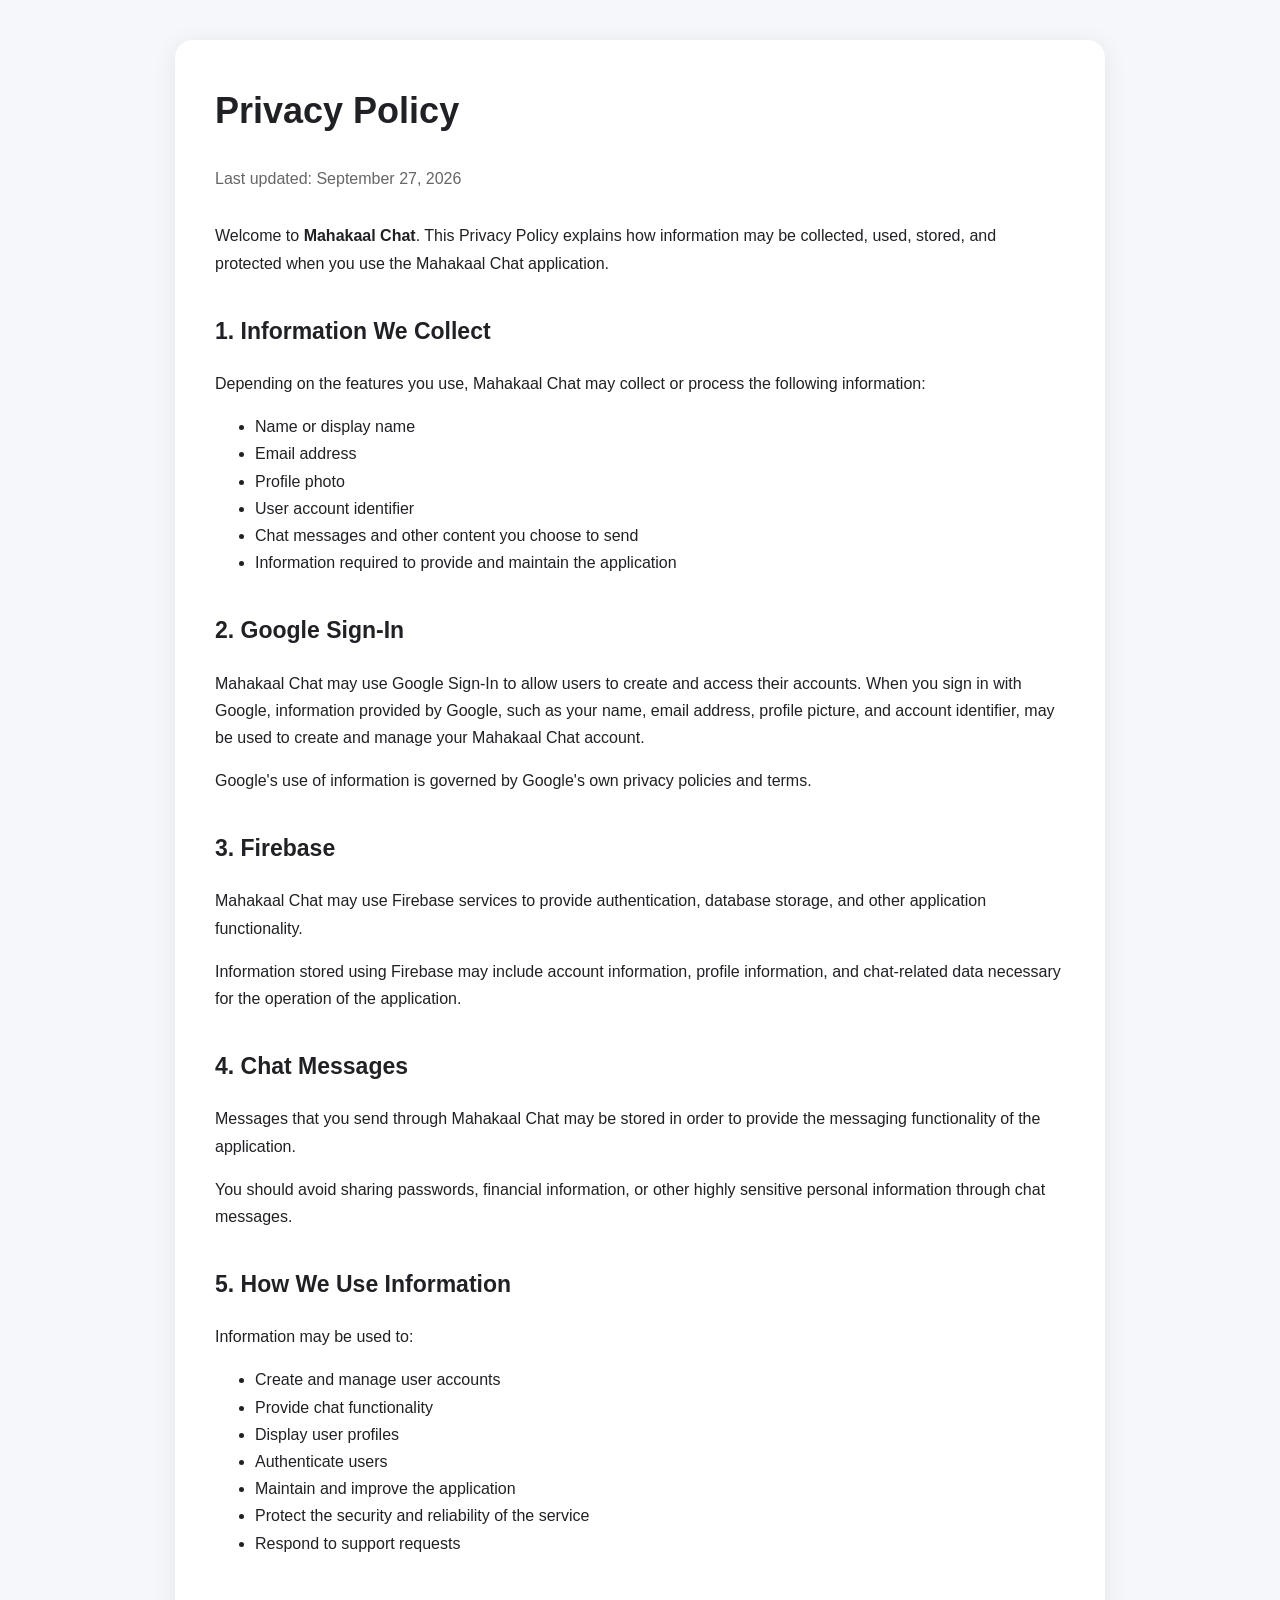
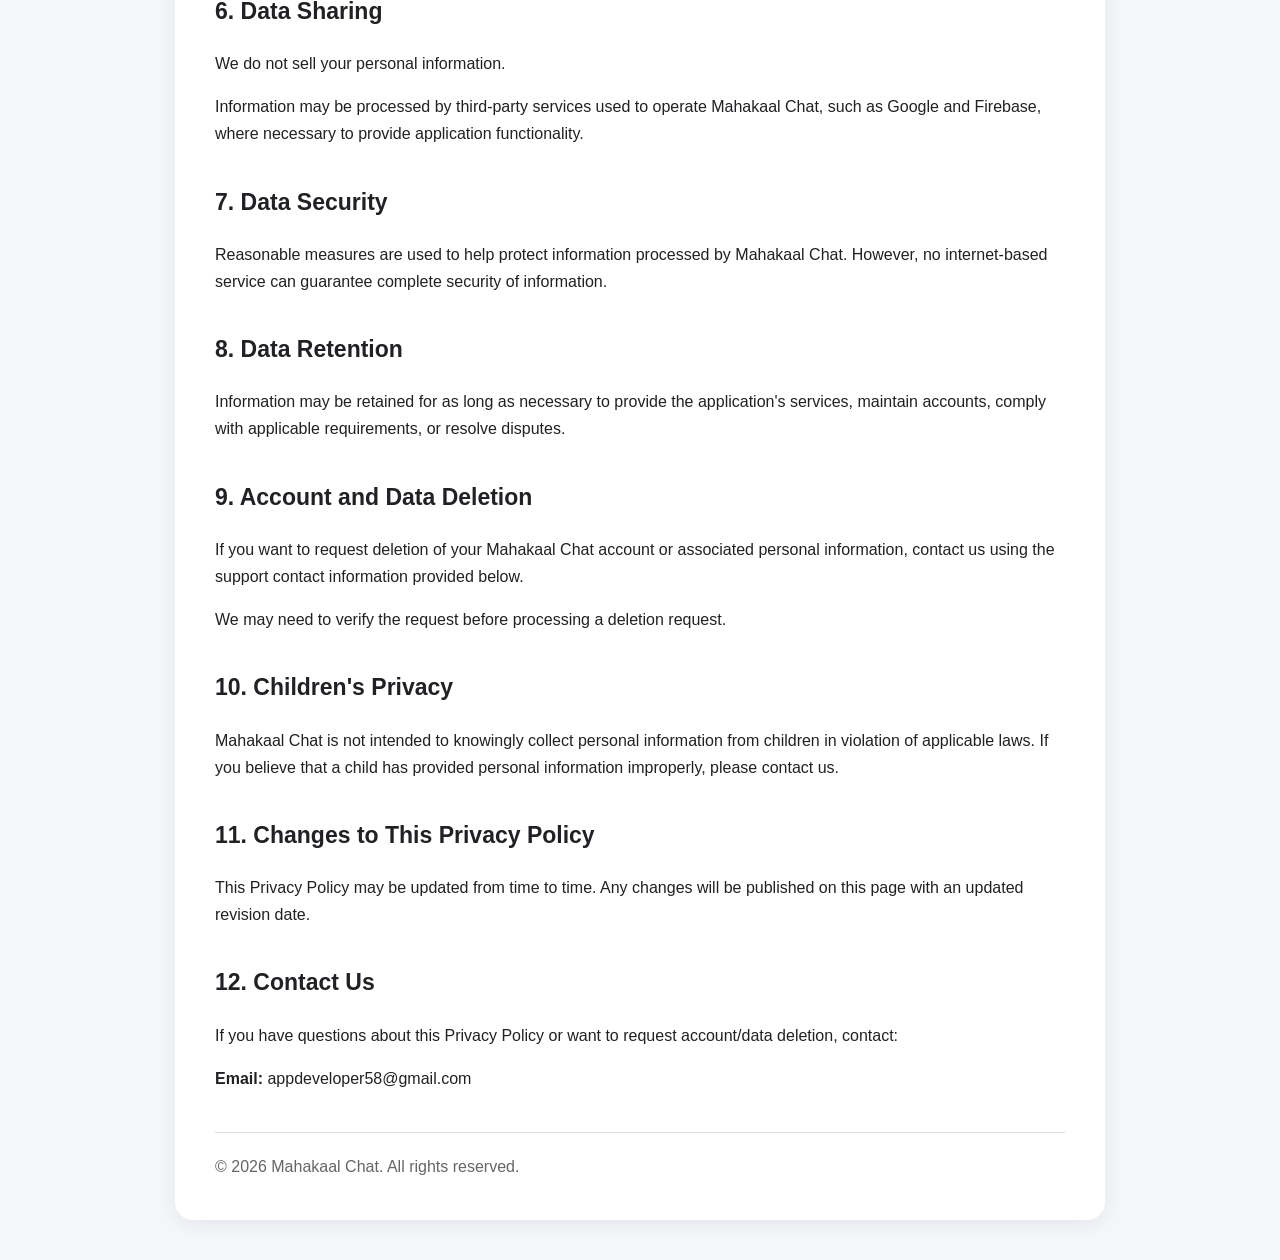
<file: privacy-policy.html>
<!DOCTYPE html>
<html lang="en">
<head>
  <meta charset="UTF-8">
  <meta name="viewport" content="width=device-width, initial-scale=1.0">

  <title>Privacy Policy - Mahakaal Chat</title>

  <style>
    body {
      margin: 0;
      font-family: Arial, sans-serif;
      background: #f5f7fb;
      color: #202124;
      line-height: 1.7;
    }

    .container {
      max-width: 850px;
      margin: 40px auto;
      padding: 40px;
      background: white;
      border-radius: 18px;
      box-shadow: 0 4px 25px rgba(0,0,0,0.08);
    }

    h1 {
      margin-top: 0;
      font-size: 36px;
    }

    h2 {
      margin-top: 35px;
      font-size: 23px;
    }

    .updated {
      color: #666;
      margin-bottom: 30px;
    }

    a {
      color: #1967d2;
    }

    .footer {
      margin-top: 40px;
      padding-top: 20px;
      border-top: 1px solid #ddd;
      color: #666;
    }
  </style>
</head>

<body>

<div class="container">

  <h1>Privacy Policy</h1>

  <p class="updated">
    Last updated: September 27, 2026
  </p>

  <p>
    Welcome to <strong>Mahakaal Chat</strong>. This Privacy Policy explains
    how information may be collected, used, stored, and protected when you
    use the Mahakaal Chat application.
  </p>

  <h2>1. Information We Collect</h2>

  <p>
    Depending on the features you use, Mahakaal Chat may collect or process
    the following information:
  </p>

  <ul>
    <li>Name or display name</li>
    <li>Email address</li>
    <li>Profile photo</li>
    <li>User account identifier</li>
    <li>Chat messages and other content you choose to send</li>
    <li>Information required to provide and maintain the application</li>
  </ul>

  <h2>2. Google Sign-In</h2>

  <p>
    Mahakaal Chat may use Google Sign-In to allow users to create and access
    their accounts. When you sign in with Google, information provided by
    Google, such as your name, email address, profile picture, and account
    identifier, may be used to create and manage your Mahakaal Chat account.
  </p>

  <p>
    Google's use of information is governed by Google's own privacy policies
    and terms.
  </p>

  <h2>3. Firebase</h2>

  <p>
    Mahakaal Chat may use Firebase services to provide authentication,
    database storage, and other application functionality.
  </p>

  <p>
    Information stored using Firebase may include account information,
    profile information, and chat-related data necessary for the operation
    of the application.
  </p>

  <h2>4. Chat Messages</h2>

  <p>
    Messages that you send through Mahakaal Chat may be stored in order to
    provide the messaging functionality of the application.
  </p>

  <p>
    You should avoid sharing passwords, financial information, or other
    highly sensitive personal information through chat messages.
  </p>

  <h2>5. How We Use Information</h2>

  <p>
    Information may be used to:
  </p>

  <ul>
    <li>Create and manage user accounts</li>
    <li>Provide chat functionality</li>
    <li>Display user profiles</li>
    <li>Authenticate users</li>
    <li>Maintain and improve the application</li>
    <li>Protect the security and reliability of the service</li>
    <li>Respond to support requests</li>
  </ul>

  <h2>6. Data Sharing</h2>

  <p>
    We do not sell your personal information.
  </p>

  <p>
    Information may be processed by third-party services used to operate
    Mahakaal Chat, such as Google and Firebase, where necessary to provide
    application functionality.
  </p>

  <h2>7. Data Security</h2>

  <p>
    Reasonable measures are used to help protect information processed by
    Mahakaal Chat. However, no internet-based service can guarantee complete
    security of information.
  </p>

  <h2>8. Data Retention</h2>

  <p>
    Information may be retained for as long as necessary to provide the
    application's services, maintain accounts, comply with applicable
    requirements, or resolve disputes.
  </p>

  <h2>9. Account and Data Deletion</h2>

  <p>
    If you want to request deletion of your Mahakaal Chat account or
    associated personal information, contact us using the support contact
    information provided below.
  </p>

  <p>
    We may need to verify the request before processing a deletion request.
  </p>

  <h2>10. Children's Privacy</h2>

  <p>
    Mahakaal Chat is not intended to knowingly collect personal information
    from children in violation of applicable laws. If you believe that a
    child has provided personal information improperly, please contact us.
  </p>

  <h2>11. Changes to This Privacy Policy</h2>

  <p>
    This Privacy Policy may be updated from time to time. Any changes will
    be published on this page with an updated revision date.
  </p>

  <h2>12. Contact Us</h2>

  <p>
    If you have questions about this Privacy Policy or want to request
    account/data deletion, contact:
  </p>

  <p>
    <strong>Email:</strong>
    appdeveloper58@gmail.com
  </p>

  <div class="footer">
    © 2026 Mahakaal Chat. All rights reserved.
  </div>

</div>

</body>
</html>
</file>
